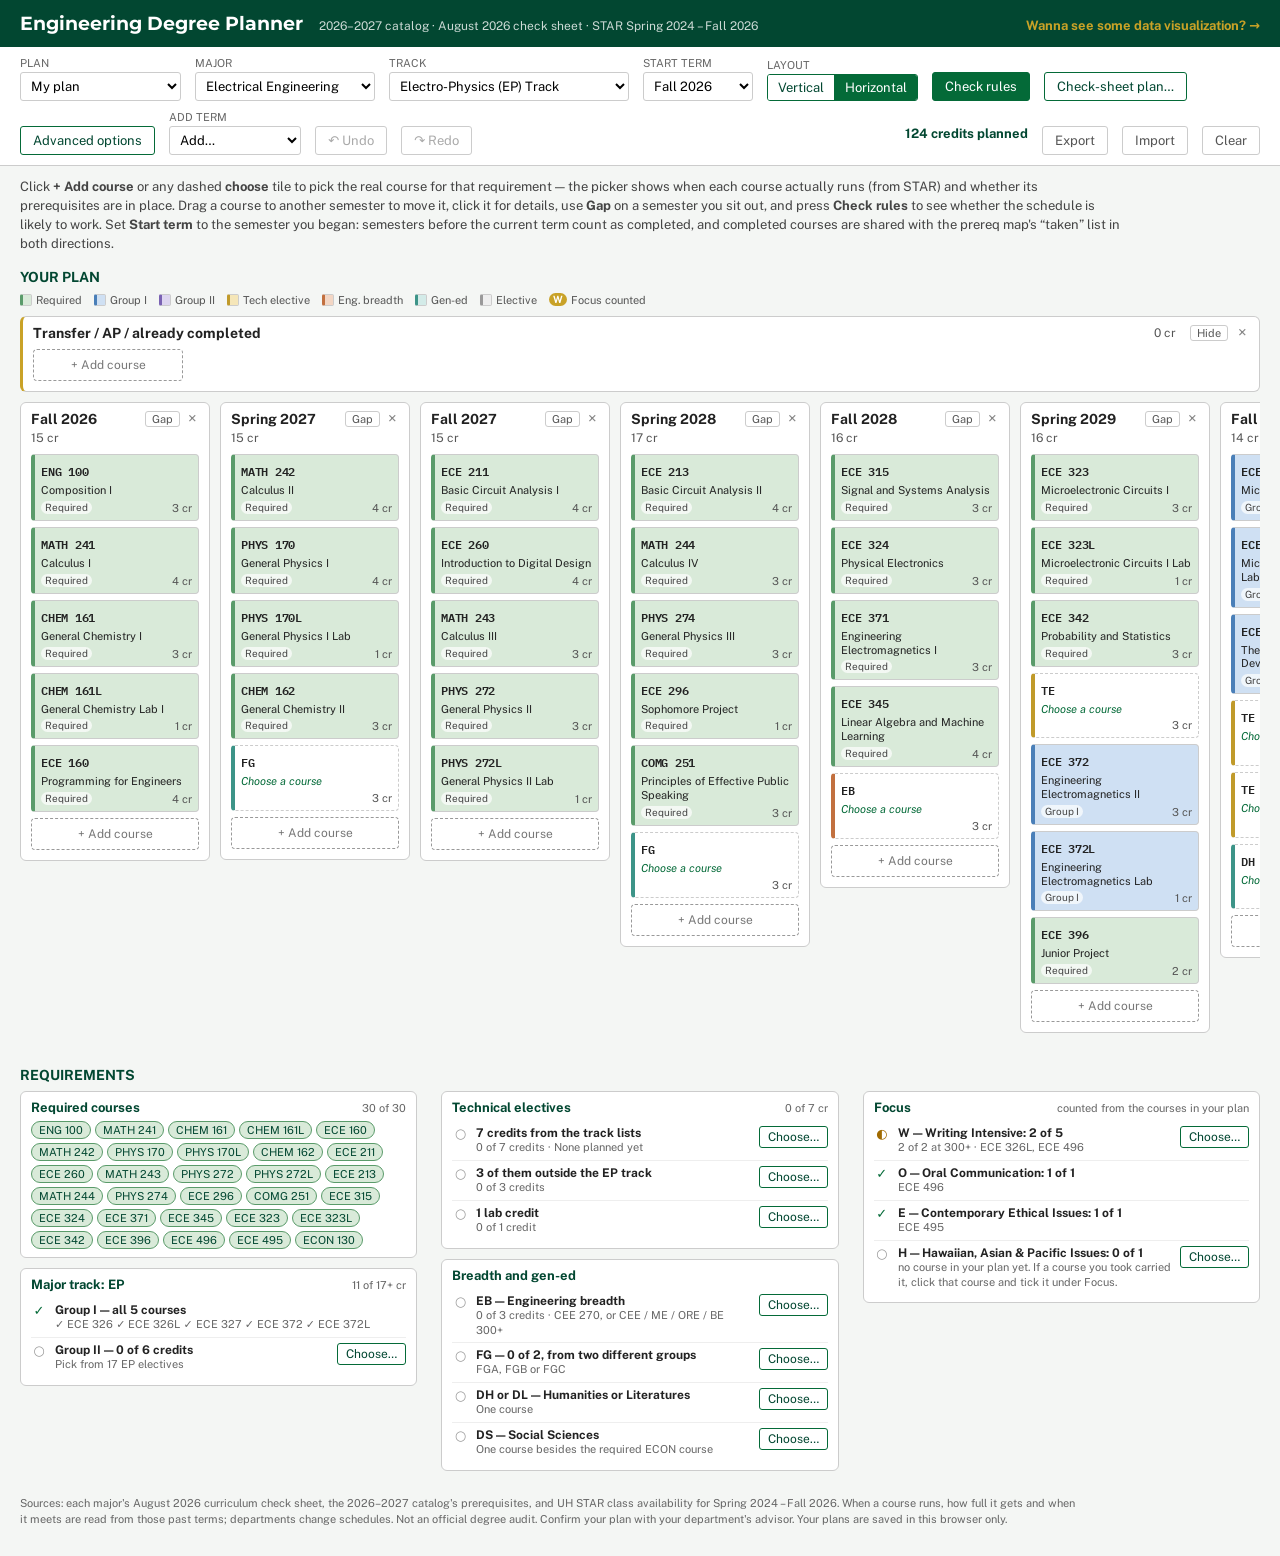
<file: web/index.html>
<!DOCTYPE html>
<html lang="en">
<head>
<meta charset="UTF-8">
<meta name="viewport" content="width=device-width, initial-scale=1">
<title>Engineering Degree Planner</title>
<!-- Public Sans and IBM Plex Mono are the prereq map's text and course-code fonts (../visualizer/index.html); Montserrat is this page's own title font. -->
<link rel="preconnect" href="https://fonts.gstatic.com" crossorigin>
<link rel="stylesheet" href="https://fonts.googleapis.com/css2?family=Montserrat:wght@600;700&family=Public+Sans:wght@400;500;600;700&family=IBM+Plex+Mono:wght@400;500;600&display=swap">
<link rel="stylesheet" href="styles.css">
</head>
<body class="layout-horizontal">
  <header class="app-header">
    <h1 id="app-title">Engineering Degree Planner</h1>
    <span class="app-sub" id="app-sub"></span>
    <a class="viz-link" href="../visualizer/index.html" target="_blank" rel="noopener">
      Wanna see some data visualization? &rarr;
    </a>
  </header>

  <div class="toolbar" id="toolbar">
    <label class="tb-field" title="Keep several plans (say, one per track) and switch between them. New, duplicate, rename and delete are at the bottom of the list.">
      <span>Plan</span>
      <select id="plan-select" aria-label="Which plan to show"></select>
    </label>
    <label class="tb-field" title="Which major's check sheet to plan against. Switching re-checks the same courses against the new major.">
      <span>Major</span>
      <select id="major-select" aria-label="Major"></select>
    </label>
    <label class="tb-field">
      <span>Track</span>
      <select id="track-select" aria-label="Major track"></select>
    </label>
    <label class="tb-field" title="The semester you started. Changing it moves every semester in the plan by the same amount, so you can line it up with your transcript.">
      <span>Start term</span>
      <select id="start-select" aria-label="First semester of the plan"></select>
    </label>
    <div class="tb-field">
      <span>Layout</span>
      <div class="seg" role="group" aria-label="Plan layout">
        <button type="button" id="layout-vertical" title="Semesters stacked down the page, courses across">Vertical</button>
        <button type="button" id="layout-horizontal" title="Semesters side by side across the page, courses stacked">Horizontal</button>
      </div>
    </div>
    <button type="button" id="check-btn" class="btn primary" title="Check prerequisites, when courses actually run, time conflicts, credit load, and every degree requirement">Check rules</button>
    <button type="button" id="fill-btn" class="btn" title="Start from the check sheet's recommended 8 semesters">Check-sheet plan&hellip;</button>
    <button type="button" id="advanced-btn" class="btn" title="Extra requirement sets for this plan, such as pre-med">Advanced options</button>
    <label class="tb-field">
      <span>Add term</span>
      <select id="add-term-select" aria-label="Add a semester"></select>
    </label>
    <button type="button" id="undo-btn" class="btn" title="Undo your last change (Ctrl+Z)" disabled>&#8630; Undo</button>
    <button type="button" id="redo-btn" class="btn" title="Redo what you just undid (Ctrl+Y)" disabled>&#8631; Redo</button>
    <span class="tb-spacer"></span>
    <span class="tb-total" id="total-credits"></span>
    <button type="button" id="export-btn" class="btn quiet" title="Save this plan as a file">Export</button>
    <button type="button" id="import-btn" class="btn quiet" title="Load a plan file saved with Export">Import</button>
    <input type="file" id="import-file" accept="application/json,.json" hidden>
    <button type="button" id="clear-btn" class="btn quiet" title="Remove every course from the plan">Clear</button>
  </div>

  <div class="notice" id="notice" hidden>
    <span id="notice-text"></span>
    <button type="button" class="modal-x" id="notice-close" aria-label="Dismiss">&times;</button>
  </div>

  <p class="instructions">
    Click <strong>+ Add course</strong> or any dashed <strong>choose</strong> tile to pick the real course for that
    requirement &mdash; the picker shows when each course actually runs (from STAR) and whether its prerequisites are
    in place. Drag a course to another semester to move it, click it for details, use <strong>Gap</strong> on a semester you
    sit out, and press
    <strong>Check rules</strong> to see whether the schedule is likely to work. Set <strong>Start term</strong> to the
    semester you began: semesters before the current term count as completed, and completed courses are shared with
    the prereq map's &ldquo;taken&rdquo; list in both directions.
  </p>

  <main class="layout" id="layout">
    <section class="plan-panel">
      <h2 class="panel-title">Your Plan</h2>
      <div class="legend" id="legend"></div>
      <section class="board-top" id="board-top"></section>
      <section class="board" id="board">
        <div class="loading">loading the catalog&hellip;</div>
      </section>
    </section>

    <aside class="side-panel">
      <section class="report" id="report" hidden></section>
      <section class="requirements" id="requirements"></section>
    </aside>
  </main>

  <footer class="app-footer" id="app-footer"></footer>

  <!-- Course picker -->
  <div id="picker-modal" class="modal hidden" role="dialog" aria-modal="true" aria-labelledby="picker-title">
    <div class="modal-content wide">
      <div class="modal-head">
        <h3 id="picker-title">Add a course</h3>
        <label class="picker-sem">to
          <select id="picker-sem" aria-label="Semester to add to"></select>
        </label>
        <button type="button" class="modal-x" data-close aria-label="Close">&times;</button>
      </div>
      <div class="chips" id="picker-presets" role="group" aria-label="Requirement filters (combine several)"></div>
      <div class="picker-filters">
        <input type="search" id="picker-search" placeholder="Search by code or title, e.g. ECE 4 or history" autocomplete="off" spellcheck="false">
        <span class="picker-levels" id="picker-levels" role="group" aria-label="Course level"></span>
        <label class="check"><input type="checkbox" id="picker-runs"> <span id="picker-runs-label">Runs that season</span></label>
        <label class="check"><input type="checkbox" id="picker-ready"> Prereqs in place</label>
      </div>
      <p class="picker-hint" id="picker-hint"></p>
      <div class="picker-list" id="picker-list"></div>
      <div class="picker-foot">
        <button type="button" class="btn quiet" id="picker-manual">Not listed? Enter a course manually</button>
        <span class="picker-count" id="picker-count"></span>
      </div>
    </div>
  </div>

  <!-- Course details -->
  <div id="detail-modal" class="modal hidden" role="dialog" aria-modal="true" aria-labelledby="detail-title">
    <div class="modal-content">
      <div class="modal-head">
        <h3 id="detail-title"></h3>
        <button type="button" class="modal-x" data-close aria-label="Close">&times;</button>
      </div>
      <div id="detail-body"></div>
    </div>
  </div>

  <!-- Manual entry -->
  <div id="manual-entry-modal" class="modal hidden" role="dialog" aria-modal="true">
    <div class="modal-content">
      <div class="modal-head">
        <h3>Enter a course manually</h3>
        <button type="button" class="modal-x" data-close aria-label="Close">&times;</button>
      </div>
      <label>
        Course number
        <input type="text" id="manual-course-number" placeholder="e.g. HIST 151 or AP CALC">
      </label>
      <label>
        Name
        <input type="text" id="manual-course-name" placeholder="e.g. World History to 1500">
      </label>
      <label>
        Credits
        <input type="number" id="manual-course-credits" min="0" step="1" value="3">
      </label>
      <label>
        Gen-ed tags (comma-separated)
        <input type="text" id="manual-course-gened" placeholder="e.g. FGA, DH, DS">
      </label>
      <div class="modal-actions">
        <button type="button" class="btn primary" id="manual-entry-save">Add</button>
        <button type="button" class="btn" data-close>Cancel</button>
      </div>
    </div>
  </div>

  <!-- Advanced options -->
  <div id="advanced-modal" class="modal hidden" role="dialog" aria-modal="true">
    <div class="modal-content">
      <div class="modal-head">
        <h3>Advanced options</h3>
        <button type="button" class="modal-x" data-close aria-label="Close">&times;</button>
      </div>
      <p class="modal-text">These apply to the plan you have open. Each plan keeps its own.</p>
      <label class="option">
        <input type="checkbox" id="opt-premed">
        <span>
          <strong>Pre-med (JABSOM)</strong>
          <span class="option-detail">Track the John A. Burns School of Medicine's admission prerequisites alongside the EE degree: a year each of
          biology, physics, general chemistry and organic chemistry with labs, one biochemistry course, and 90 credits. Adds a
          Pre-med section to Requirements, a Pre-med filter to the course picker, and pre-med lines to Check rules.
          <a id="premed-source" target="_blank" rel="noopener">JABSOM's requirements</a></span>
        </span>
      </label>
      <div class="modal-actions">
        <button type="button" class="btn primary" data-close>Done</button>
      </div>
    </div>
  </div>

  <!-- Fill from check sheet -->
  <div id="fill-modal" class="modal hidden" role="dialog" aria-modal="true">
    <div class="modal-content">
      <div class="modal-head">
        <h3>Start from the check sheet</h3>
        <button type="button" class="modal-x" data-close aria-label="Close">&times;</button>
      </div>
      <p class="modal-text" id="fill-text"></p>
      <label>
        First semester
        <select id="fill-start"></select>
      </label>
      <label>
        Major
        <select id="fill-major"></select>
      </label>
      <label>
        Track
        <select id="fill-track"></select>
      </label>
      <p class="modal-text warn" id="fill-warning"></p>
      <div class="modal-actions">
        <button type="button" class="btn primary" id="fill-go">Fill plan</button>
        <button type="button" class="btn" data-close>Cancel</button>
      </div>
    </div>
  </div>

  <!-- One line of text -->
  <div id="text-modal" class="modal hidden" role="dialog" aria-modal="true" aria-labelledby="text-title">
    <div class="modal-content">
      <div class="modal-head">
        <h3 id="text-title"></h3>
        <button type="button" class="modal-x" data-close aria-label="Close">&times;</button>
      </div>
      <input type="text" id="text-input" maxlength="60" aria-labelledby="text-title">
      <div class="modal-actions">
        <button type="button" class="btn primary" id="text-ok">OK</button>
        <button type="button" class="btn" data-close>Cancel</button>
      </div>
    </div>
  </div>

  <!-- Yes/no -->
  <div id="confirm-modal" class="modal hidden" role="dialog" aria-modal="true">
    <div class="modal-content">
      <p class="modal-text" id="confirm-text"></p>
      <div class="modal-actions">
        <button type="button" class="btn primary" id="confirm-yes">Yes</button>
        <button type="button" class="btn" data-close>Cancel</button>
      </div>
    </div>
  </div>

  <script src="programs.js"></script>
  <script src="app.js"></script>
  <script src="../shared/config.js"></script>
  <script src="../shared/analytics.js"></script>
</body>
</html>
</file>
<file: web/styles.css>
:root {
  --border: #ccc;
  --bg: #f4f6f4;
  --tile-bg: #fff;
  --tile-empty-border: #999;
  --uh-green-dark: #024731;
  --uh-green: #046a38;
  --uh-green-light: #e6f0ea;
  --uh-gold: #c9a227;
  --text: #222;
  --muted: #666;
  --bad: #c0392b;
  --bad-bg: #fdecea;
  --warn: #a06a00;
  --warn-bg: #fdf3d7;
  --info: #2c5f8a;
  --info-bg: #e8f0f7;

  /* One color per requirement type: tile background, plus a stronger stripe. */
  --cat-fixed: #d9ead9;   --cat-fixed-edge: #5a9b6a;
  --cat-group1: #cfe0f3;  --cat-group1-edge: #4a7fb8;
  --cat-group2: #ddd5f0;  --cat-group2-edge: #7a62b3;
  --cat-te: #f5e6b8;      --cat-te-edge: #c09a2a;
  --cat-eb: #f3d6c4;      --cat-eb-edge: #c2703f;
  --cat-gened: #d3ebe8;   --cat-gened-edge: #3d9488;
  --cat-extra: #eee;      --cat-extra-edge: #999;

  /* Public Sans for text and IBM Plex Mono for course codes (the prereq
     map's own), Montserrat for the page title. Each falls back to a
     system font if the web font doesn't load. */
  --sans: "Public Sans", system-ui, -apple-system, "Segoe UI", Arial, sans-serif;
  --display: "Montserrat", "Public Sans", system-ui, "Segoe UI", Arial, sans-serif;
  --mono: "IBM Plex Mono", ui-monospace, Consolas, "Courier New", monospace;
}

* {
  box-sizing: border-box;
}

body {
  margin: 0;
  font-family: var(--sans);
  background: var(--bg);
  color: var(--text);
}

button,
select,
input {
  font-family: inherit;
}

.app-header {
  padding: 12px 20px;
  background: var(--uh-green-dark);
  color: #fff;
  display: flex;
  align-items: baseline;
  gap: 16px;
  flex-wrap: wrap;
}

.app-header h1 {
  margin: 0;
  font-family: var(--display);
  font-size: 19px;
  font-weight: 700;
  letter-spacing: 0;
}

.app-sub {
  font-size: 12px;
  opacity: 0.8;
}

.viz-link {
  margin-left: auto;
  color: var(--uh-gold);
  text-decoration: none;
  font-size: 13px;
  font-weight: bold;
  white-space: nowrap;
}

.viz-link:hover,
.viz-link:focus-visible {
  text-decoration: underline;
}

/* ---------- toolbar ---------- */

.toolbar {
  position: sticky;
  top: 0;
  z-index: 5;
  display: flex;
  flex-wrap: wrap;
  align-items: flex-end;
  gap: 10px 14px;
  padding: 10px 20px;
  background: #fff;
  border-bottom: 1px solid var(--border);
}

.tb-field {
  display: flex;
  flex-direction: column;
  gap: 3px;
  font-size: 11px;
  color: var(--muted);
  text-transform: uppercase;
}

.tb-field select {
  font-size: 13px;
  padding: 5px 6px;
  border: 1px solid var(--border);
  border-radius: 3px;
  background: #fff;
  max-width: 240px;
}

.tb-spacer {
  flex: 1;
}

.tb-total {
  font-size: 13px;
  font-weight: bold;
  color: var(--uh-green-dark);
  align-self: center;
}

.seg {
  display: inline-flex;
  border: 1px solid var(--uh-green);
  border-radius: 3px;
  overflow: hidden;
}

.seg button {
  border: 0;
  background: #fff;
  color: var(--uh-green-dark);
  font-size: 13px;
  padding: 5px 10px;
  cursor: pointer;
}

.seg button + button {
  border-left: 1px solid var(--uh-green);
}

.seg button.on {
  background: var(--uh-green);
  color: #fff;
}

.btn {
  display: inline-block;
  padding: 6px 12px;
  font-size: 13px;
  border-radius: 3px;
  border: 1px solid var(--uh-green);
  background: #fff;
  color: var(--uh-green-dark);
  cursor: pointer;
  text-decoration: none;
}

.btn:hover {
  background: var(--uh-green-light);
}

.btn:disabled {
  border-color: var(--border);
  color: #aaa;
  background: #fff;
  cursor: default;
}

.btn.on {
  background: var(--uh-green-light);
  font-weight: bold;
}

.btn.primary {
  background: var(--uh-green);
  color: #fff;
}

.btn.primary:hover {
  background: var(--uh-green-dark);
}

.btn.quiet {
  border-color: var(--border);
  color: #555;
}

.btn.small {
  padding: 3px 8px;
  font-size: 12px;
  white-space: nowrap;
}

.btn.danger {
  border-color: var(--bad);
  color: var(--bad);
}

.btn.danger:hover {
  background: var(--bad-bg);
}

.notice {
  margin: 12px 20px 0;
  max-width: 1100px;
  display: flex;
  align-items: flex-start;
  gap: 10px;
  padding: 8px 12px;
  border: 1px solid var(--info);
  border-radius: 4px;
  background: var(--info-bg);
  color: #1d4466;
  font-size: 13px;
  line-height: 1.4;
}

.notice[hidden] {
  display: none;
}

.notice span {
  flex: 1;
}

.instructions {
  margin: 12px 20px 0;
  max-width: 1100px;
  font-size: 13px;
  line-height: 1.45;
  color: #444;
}

/* ---------- page layout: vertical vs horizontal ---------- */

.layout {
  padding: 16px 20px 24px;
  display: grid;
  gap: 24px;
  align-items: start;
}

.layout-vertical .layout {
  grid-template-columns: minmax(0, 1fr) 380px;
}

.layout-horizontal .layout {
  grid-template-columns: minmax(0, 1fr);
}

.plan-panel,
.side-panel {
  min-width: 0;
}

.layout-vertical .side-panel {
  position: sticky;
  top: 64px;
  max-height: calc(100vh - 76px);
  overflow-y: auto;
  padding-right: 4px;
}

.layout-horizontal .side-panel {
  display: grid;
  grid-template-columns: repeat(auto-fit, minmax(340px, 1fr));
  gap: 24px;
  align-items: start;
}

.layout-horizontal .requirements {
  column-width: 320px;
  column-gap: 24px;
}

.layout-horizontal .requirements .panel-title {
  column-span: all;
}

.panel-title {
  font-size: 14px;
  text-transform: uppercase;
  color: var(--uh-green-dark);
  margin: 0 0 8px 0;
}

.legend {
  display: flex;
  flex-wrap: wrap;
  gap: 4px 12px;
  margin-bottom: 10px;
  font-size: 11px;
  color: #555;
}

.legend-item {
  display: inline-flex;
  align-items: center;
  gap: 4px;
}

.legend-swatch {
  width: 12px;
  height: 12px;
  border-radius: 2px;
  border: 1px solid var(--border);
  border-left-width: 3px;
}

/* ---------- board ---------- */

.board {
  display: flex;
  gap: 6px;
}

.layout-vertical .board {
  flex-direction: column;
}

.layout-horizontal .board {
  flex-direction: row;
  align-items: flex-start;
  overflow-x: auto;
  padding-bottom: 10px;
  gap: 10px;
}

/* The completed bucket in the horizontal layout: one full-width row of
   compact tiles above the semester columns. */
.board-top:empty {
  display: none;
}

.board-top {
  margin-bottom: 10px;
}

.layout-horizontal .board-top .semester {
  width: auto;
}

.layout-horizontal .board-top .tiles {
  flex-direction: row;
  flex-wrap: wrap;
}

.layout-horizontal .board-top .tile {
  width: 150px;
}

.layout-horizontal .board-top .tile-title {
  -webkit-line-clamp: 1;
}

.tiles[hidden] {
  display: none;
}

.semester.collapsed .semester-head {
  margin-bottom: 2px;
}

.semester {
  background: #fff;
  border: 1px solid var(--border);
  border-radius: 6px;
  padding: 8px 10px 10px;
}

.layout-horizontal .semester {
  flex: 0 0 190px;
  width: 190px;
}

.semester.transfer {
  border-left: 3px solid var(--uh-gold);
}

.semester.past {
  background: #f7f8f7;
}

.semester-done {
  font-size: 10px;
  text-transform: uppercase;
  color: var(--uh-green);
  border: 1px solid var(--cat-fixed-edge);
  border-radius: 8px;
  padding: 0 5px;
  white-space: nowrap;
}

.semester.drop-target {
  border-color: var(--uh-green);
  background: var(--uh-green-light);
}

.semester.flash,
.tile.flash {
  animation: flash 1.2s ease;
}

@keyframes flash {
  0%, 60% { box-shadow: 0 0 0 3px var(--uh-gold); }
  100% { box-shadow: 0 0 0 3px transparent; }
}

.semester-head {
  display: flex;
  flex-wrap: wrap;
  align-items: center;
  gap: 4px 8px;
  margin-bottom: 8px;
}

/* A term name never breaks or shrinks under its neighbors: when the header
   is too narrow (the horizontal layout's columns), the "completed" tag
   drops to its own line below instead. The long transfer-bucket name is the
   exception and wraps as ordinary text. */
.semester:not(.transfer) .semester-name {
  flex: 1 0 auto;
  white-space: nowrap;
}

/* Side-by-side columns are narrow, so their header is a fixed two-row grid
   rather than a wrapping line: the name, Gap and the remove button always
   share the first row (however long the term's name -- "Summer 2026" used to
   push the button down a line), credits and the "completed" tag the second. */
.layout-horizontal .board .semester-head {
  display: grid;
  grid-template-columns: minmax(0, 1fr) auto auto;
  align-items: center;
  gap: 3px 6px;
}

.layout-horizontal .board .semester-name {
  grid-column: 1;
  grid-row: 1;
  min-width: 0;
  overflow: hidden;
  text-overflow: ellipsis;
}

.layout-horizontal .board .semester-gap {
  grid-column: 2;
  grid-row: 1;
}

.layout-horizontal .board .semester-remove {
  grid-column: 3;
  grid-row: 1;
}

.layout-horizontal .board .semester-credits,
.layout-horizontal .board .semester-done {
  grid-row: 2;
  justify-self: start;
}

.layout-horizontal .board .semester-credits {
  grid-column: 1;
  padding-left: 0;
}

.layout-horizontal .board .semester-done {
  grid-column: 1 / -1;
  margin-left: 44px;
}

.semester-name {
  margin: 0;
  font-size: 14px;
  flex: 1;
  min-width: 0;
}

.semester-credits {
  font-size: 12px;
  color: #555;
  white-space: nowrap;
  padding: 1px 6px;
  border-radius: 10px;
}

.semester-credits.issue-error {
  background: var(--bad-bg);
  color: var(--bad);
  font-weight: bold;
}

.semester-credits.issue-warn {
  background: var(--warn-bg);
  color: var(--warn);
  font-weight: bold;
}

.semester-gap {
  border: 1px solid var(--border);
  border-radius: 3px;
  background: #fff;
  color: #555;
  font-size: 11px;
  padding: 1px 6px;
  cursor: pointer;
}

.semester-gap:hover {
  border-color: #888;
  color: var(--text);
}

.semester-gap.on {
  background: #666;
  border-color: #666;
  color: #fff;
}

.semester.gap {
  border-style: dashed;
  background: transparent;
}

.gap-note {
  font-size: 12px;
  font-style: italic;
  color: #888;
  padding: 2px 0 4px;
}

.semester-remove {
  border: none;
  background: transparent;
  font-size: 16px;
  line-height: 1;
  cursor: pointer;
  color: #888;
  padding: 0 2px;
}

.semester-remove:hover {
  color: var(--bad);
}

.tiles {
  display: flex;
  gap: 8px;
}

.layout-vertical .tiles {
  flex-wrap: wrap;
}

.layout-horizontal .tiles {
  flex-direction: column;
  gap: 6px;
}

/* ---------- tiles ---------- */

.tile {
  position: relative;
  flex: 0 0 auto;
  width: 122px;
  min-height: 92px;
  border: 1px solid var(--border);
  border-left: 4px solid var(--cat-extra-edge);
  border-radius: 4px;
  background: var(--tile-bg);
  padding: 6px;
  font-size: 12px;
  display: flex;
  flex-direction: column;
  gap: 3px;
  cursor: pointer;
  text-align: left;
  color: var(--text);
}

.layout-horizontal .tile {
  width: 100%;
  min-height: 0;
}

.tile:hover {
  border-color: #888;
}

.tile:focus-visible {
  outline: 2px solid var(--uh-green);
  outline-offset: 1px;
}

.tile.dragging {
  opacity: 0.4;
}

.tile.cat-fixed, .legend-swatch.cat-fixed { background: var(--cat-fixed); border-left-color: var(--cat-fixed-edge); }
.tile.cat-group1, .legend-swatch.cat-group1 { background: var(--cat-group1); border-left-color: var(--cat-group1-edge); }
.tile.cat-group2, .legend-swatch.cat-group2 { background: var(--cat-group2); border-left-color: var(--cat-group2-edge); }
.tile.cat-te, .legend-swatch.cat-te { background: var(--cat-te); border-left-color: var(--cat-te-edge); }
.tile.cat-eb, .legend-swatch.cat-eb { background: var(--cat-eb); border-left-color: var(--cat-eb-edge); }
.tile.cat-gened, .legend-swatch.cat-gened { background: var(--cat-gened); border-left-color: var(--cat-gened-edge); }
.tile.cat-premed, .legend-swatch.cat-premed { background: #f6d5e3; border-left-color: #c2507f; }
.tile.cat-extra, .legend-swatch.cat-extra { background: var(--cat-extra); border-left-color: var(--cat-extra-edge); }

.tile.placeholder {
  background: #fff;
  border-style: dashed;
  border-left-style: solid;
}

.tile.placeholder .tile-title {
  color: var(--uh-green);
  font-style: italic;
}

.tile.add {
  border: 1px dashed var(--tile-empty-border);
  color: #777;
  background: transparent;
  align-items: center;
  justify-content: center;
  text-align: center;
}

.layout-horizontal .tile.add {
  padding: 8px 6px;
}

.tile.add:hover {
  border-color: var(--uh-green);
  color: var(--uh-green-dark);
  background: var(--uh-green-light);
}

.tile.issue-error {
  box-shadow: inset 0 0 0 2px var(--bad);
}

.tile.issue-warn {
  box-shadow: inset 0 0 0 2px var(--uh-gold);
}

.tile-code {
  font-family: var(--mono);
  font-weight: 600;
  letter-spacing: -0.02em;
  padding-right: 14px;
}

.tile-title {
  font-size: 11px;
  line-height: 1.25;
  flex: 1;
  display: -webkit-box;
  -webkit-box-orient: vertical;
  -webkit-line-clamp: 3;
  overflow: hidden;
}

.layout-horizontal .tile-title {
  -webkit-line-clamp: 2;
}

.tile-foot {
  display: flex;
  align-items: flex-end;
  justify-content: space-between;
  gap: 4px;
  font-size: 11px;
  color: #555;
}

.tile-tags {
  display: flex;
  flex-wrap: wrap;
  gap: 2px;
  min-width: 0;
}

.tile-cr {
  white-space: nowrap;
}

.tile-x {
  position: absolute;
  top: 1px;
  right: 2px;
  border: 0;
  background: transparent;
  color: #777;
  font-size: 15px;
  line-height: 1;
  padding: 2px 3px;
  cursor: pointer;
  opacity: 0;
}

.tile:hover .tile-x,
.tile:focus-within .tile-x {
  opacity: 1;
}

.tile-x:hover {
  color: var(--bad);
}

@media (hover: none) {
  .tile-x { opacity: 1; }
}

.tile-flag {
  position: absolute;
  top: -6px;
  left: -6px;
  width: 16px;
  height: 16px;
  border-radius: 50%;
  background: var(--uh-gold);
  color: #fff;
  font-size: 11px;
  font-weight: bold;
  line-height: 16px;
  text-align: center;
}

.tile.issue-error .tile-flag {
  background: var(--bad);
}

.tag {
  display: inline-block;
  font-size: 10px;
  line-height: 1.3;
  padding: 0 4px;
  border-radius: 8px;
  white-space: nowrap;
}

.tag-req {
  background: rgba(255, 255, 255, 0.7);
  color: #444;
}

.tag-focus {
  background: var(--uh-gold);
  color: #fff;
  font-weight: bold;
}

.tag-gened {
  background: var(--cat-gened);
  color: #1f5a52;
}

.tag-covers {
  background: var(--uh-green-light);
  color: var(--uh-green-dark);
  font-weight: bold;
}

.loading,
.empty-board {
  padding: 24px;
  font-size: 13px;
  color: var(--muted);
}

.load-error {
  background: var(--bad-bg);
  border: 1px solid var(--bad);
  color: #7a1f14;
  padding: 12px;
  border-radius: 4px;
  font-size: 13px;
}

/* ---------- requirements panel ---------- */

.req-section {
  background: #fff;
  border: 1px solid var(--border);
  border-radius: 6px;
  padding: 8px 10px;
  margin-bottom: 10px;
  break-inside: avoid;
}

.req-section-head {
  display: flex;
  align-items: baseline;
  justify-content: space-between;
  gap: 8px;
  margin-bottom: 6px;
}

.req-section-head h3 {
  margin: 0;
  font-size: 13px;
  color: var(--uh-green-dark);
}

.req-section-sub {
  font-size: 11px;
  color: var(--muted);
  text-align: right;
}

.req-chips {
  display: flex;
  flex-wrap: wrap;
  gap: 4px;
}

.req-chip {
  font-size: 11px;
  padding: 2px 7px;
  border-radius: 10px;
  border: 1px dashed #999;
  background: #fff;
  color: #444;
}

button.req-chip {
  cursor: pointer;
}

button.req-chip:hover {
  border-color: var(--uh-green);
  background: var(--uh-green-light);
}

.req-chip.met {
  border: 1px solid var(--cat-fixed-edge);
  background: var(--cat-fixed);
  color: var(--uh-green-dark);
}

.req-row {
  display: flex;
  align-items: flex-start;
  gap: 8px;
  padding: 5px 0;
  border-top: 1px solid #eee;
}

.req-section-head + .req-row {
  border-top: 0;
}

.req-mark {
  flex: 0 0 16px;
  font-size: 13px;
  line-height: 1.3;
  color: #999;
  text-align: center;
}

.req-row.met .req-mark {
  color: var(--uh-green);
  font-weight: bold;
}

.req-row.partial .req-mark {
  color: var(--warn);
}

.req-body {
  flex: 1;
  min-width: 0;
}

.req-name {
  font-size: 12px;
  font-weight: bold;
}

.req-detail {
  font-size: 11px;
  color: var(--muted);
  line-height: 1.35;
  overflow-wrap: anywhere;
}

/* ---------- rule check report ---------- */

.report {
  margin-bottom: 14px;
}

.verdict {
  border-radius: 6px;
  padding: 10px 12px;
  border: 1px solid;
  margin-bottom: 10px;
}

.verdict.good { background: var(--uh-green-light); border-color: var(--uh-green); color: var(--uh-green-dark); }
.verdict.caution { background: var(--warn-bg); border-color: var(--uh-gold); color: #5c3d00; }
.verdict.bad { background: var(--bad-bg); border-color: var(--bad); color: #7a1f14; }

.verdict-head {
  display: flex;
  align-items: flex-start;
  justify-content: space-between;
  gap: 8px;
  font-size: 14px;
}

.verdict-sub {
  font-size: 11px;
  margin-top: 2px;
  opacity: 0.85;
}

.report-group {
  background: #fff;
  border: 1px solid var(--border);
  border-radius: 6px;
  padding: 8px 10px;
  margin-bottom: 8px;
}

.report-group h3 {
  margin: 0 0 4px;
  font-size: 13px;
  color: var(--uh-green-dark);
}

.issues {
  list-style: none;
  margin: 0;
  padding: 0;
}

.issue {
  font-size: 12px;
  line-height: 1.4;
  padding: 4px 2px;
  border-top: 1px solid #eee;
}

.issue:first-child {
  border-top: 0;
}

.issue-head {
  display: flex;
  gap: 8px;
  width: 100%;
  padding: 0;
  border: 0;
  background: transparent;
  font: inherit;
  color: inherit;
  text-align: left;
  cursor: pointer;
}

.issue-head:hover .issue-text {
  text-decoration: underline;
  text-decoration-color: #bbb;
}

.issue-chevron {
  flex: 0 0 16px;
  color: #555;
  font-size: 15px;
  line-height: 1.1;
  text-align: center;
}

.issue-head:hover .issue-chevron {
  color: var(--uh-green);
}

.issue-detail {
  margin: 6px 0 4px 24px;
  padding: 8px 10px;
  border-left: 3px solid var(--border);
  background: #f7f8f7;
  border-radius: 0 4px 4px 0;
}

.issue.error .issue-detail { border-left-color: var(--bad); }
.issue.warn .issue-detail { border-left-color: var(--uh-gold); }
.issue.info .issue-detail { border-left-color: var(--info); }

.issue-detail h4 {
  margin: 8px 0 2px;
  font-size: 11px;
  text-transform: uppercase;
  color: var(--muted);
}

.issue-detail h4:first-child {
  margin-top: 0;
}

.issue-detail ul {
  list-style: none;
  margin: 0;
  padding: 0;
}

.issue-detail li {
  font-size: 12px;
  line-height: 1.45;
  padding: 1px 0;
  overflow-wrap: anywhere;
}

.issue-actions {
  display: flex;
  flex-wrap: wrap;
  gap: 6px;
  margin-top: 8px;
}

.issue-mark {
  flex: 0 0 16px;
  height: 16px;
  border-radius: 50%;
  font-size: 10px;
  font-weight: bold;
  line-height: 16px;
  text-align: center;
  color: #fff;
  margin-top: 1px;
}

.issue.error .issue-mark { background: var(--bad); }
.issue.warn .issue-mark { background: var(--uh-gold); }
.issue.info .issue-mark { background: var(--info); font-style: italic; font-family: Georgia, serif; }

.issue-text {
  flex: 1;
  min-width: 0;
  overflow-wrap: anywhere;
}

/* ---------- modals ---------- */

.modal {
  position: fixed;
  inset: 0;
  background: rgba(0, 0, 0, 0.4);
  display: flex;
  align-items: center;
  justify-content: center;
  z-index: 10;
  padding: 16px;
}

.modal.hidden {
  display: none;
}

.modal-content {
  background: #fff;
  border-radius: 6px;
  padding: 16px;
  width: 460px;
  max-width: 100%;
  max-height: 100%;
  overflow-y: auto;
  display: flex;
  flex-direction: column;
  gap: 10px;
}

.modal-content.wide {
  width: 900px;
  height: 86vh;
  overflow: hidden;
}

.modal-head {
  display: flex;
  align-items: center;
  gap: 12px;
}

.modal-head h3 {
  margin: 0;
  font-size: 16px;
  flex: 1;
  min-width: 0;
}

.modal-x {
  border: 0;
  background: transparent;
  font-size: 20px;
  line-height: 1;
  color: #777;
  cursor: pointer;
  padding: 0 4px;
}

.modal-x:hover {
  color: var(--bad);
}

.modal-content > label {
  display: flex;
  flex-direction: column;
  font-size: 12px;
  gap: 4px;
}

.modal-content input[type="text"],
.modal-content input[type="number"],
.modal-content input[type="search"],
.modal-content select {
  font-size: 13px;
  padding: 6px;
  border: 1px solid var(--border);
  border-radius: 3px;
  background: #fff;
}

.modal-text {
  margin: 0;
  font-size: 13px;
  line-height: 1.45;
}

.modal-text.warn {
  color: var(--warn);
}

.modal-text:empty {
  display: none;
}

.modal-actions {
  margin-top: 4px;
  display: flex;
  justify-content: flex-end;
  flex-wrap: wrap;
  gap: 8px;
}

.modal-content > label.option {
  flex-direction: row;
  align-items: flex-start;
  gap: 10px;
  font-size: 13px;
  padding: 10px;
  border: 1px solid var(--border);
  border-radius: 4px;
  cursor: pointer;
}

.option-detail {
  display: block;
  margin-top: 3px;
  font-size: 12px;
  line-height: 1.45;
  color: var(--muted);
}

.req-note {
  margin: 6px 0 2px;
  font-size: 11px;
  line-height: 1.4;
  color: var(--muted);
}

/* picker */

.picker-sem {
  font-size: 13px;
  white-space: nowrap;
}

.chips {
  display: flex;
  flex-wrap: wrap;
  gap: 5px;
}

.chip {
  font-size: 12px;
  padding: 3px 10px;
  border-radius: 12px;
  border: 1px solid var(--border);
  background: #fff;
  color: #444;
  cursor: pointer;
}

.chip:hover {
  border-color: var(--uh-green);
}

.chip.on {
  background: var(--uh-green);
  border-color: var(--uh-green);
  color: #fff;
}

.chip.small {
  padding: 2px 8px;
}

.picker-filters {
  display: flex;
  flex-wrap: wrap;
  align-items: center;
  gap: 8px 14px;
}

.picker-filters input[type="search"] {
  flex: 1 1 240px;
}

.check {
  font-size: 12px;
  display: inline-flex;
  align-items: center;
  gap: 4px;
  white-space: nowrap;
}

.check[hidden] {
  display: none;
}

.picker-levels {
  display: inline-flex;
  align-items: center;
  gap: 4px;
  font-size: 12px;
}

.picker-levels-label {
  color: var(--muted);
  margin-right: 2px;
}

.picker-focus {
  display: inline-flex;
  align-items: center;
  gap: 4px;
  font-size: 12px;
}

.picker-hint {
  margin: 0;
  font-size: 12px;
  line-height: 1.4;
  color: var(--muted);
}

.picker-list {
  flex: 1;
  min-height: 0;
  overflow-y: auto;
  border: 1px solid var(--border);
  border-radius: 4px;
}

.picker-row {
  display: grid;
  grid-template-columns: 86px minmax(0, 1fr) 52px 150px 170px;
  gap: 10px;
  align-items: center;
  width: 100%;
  padding: 6px 10px;
  border: 0;
  border-bottom: 1px solid #eee;
  background: #fff;
  font-size: 12px;
  text-align: left;
  cursor: pointer;
  color: var(--text);
}

.picker-row:hover,
.picker-row:focus-visible {
  background: var(--uh-green-light);
  outline: none;
}

.picker-row.in-plan {
  color: #888;
  background: #f7f7f7;
}

.pr-code {
  font-family: var(--mono);
  font-weight: 600;
  letter-spacing: -0.02em;
}

.pr-main {
  min-width: 0;
}

.pr-title {
  display: block;
  white-space: nowrap;
  overflow: hidden;
  text-overflow: ellipsis;
}

.pr-tags {
  display: flex;
  flex-wrap: wrap;
  gap: 3px;
  margin-top: 2px;
}

.pr-tags:empty {
  display: none;
}

.pr-cr {
  color: #555;
  text-align: right;
}

.pr-offered {
  font-size: 11px;
}

.pr-offered.st-yes { color: var(--uh-green); font-weight: bold; }
.pr-offered.st-some { color: var(--warn); }
.pr-offered.st-no { color: var(--bad); }
.pr-offered.st-unknown { color: #888; }

.pr-pre {
  font-size: 11px;
  overflow-wrap: anywhere;
}

.pr-pre.ok { color: var(--uh-green); }
.pr-pre.bad { color: var(--bad); }
.pr-pre.muted { color: #888; }

.picker-empty {
  padding: 24px;
  font-size: 13px;
  color: var(--muted);
  text-align: center;
}

.picker-foot {
  display: flex;
  align-items: center;
  justify-content: space-between;
  gap: 12px;
  flex-wrap: wrap;
}

.picker-count {
  font-size: 12px;
  color: var(--muted);
}

/* details */

.detail-row {
  display: grid;
  grid-template-columns: 110px minmax(0, 1fr);
  gap: 10px;
  padding: 7px 0;
  border-top: 1px solid #eee;
  font-size: 13px;
}

.detail-row:first-child {
  border-top: 0;
}

.detail-label {
  font-size: 11px;
  text-transform: uppercase;
  color: var(--muted);
  padding-top: 2px;
}

.detail-value input[type="number"] {
  width: 64px;
}

.detail-focus {
  display: flex;
  flex-wrap: wrap;
  gap: 4px 14px;
}

.detail-note {
  flex-basis: 100%;
  font-size: 11px;
  color: var(--muted);
  line-height: 1.4;
  margin-top: 3px;
}

.detail-note.warn {
  color: var(--warn);
}

.term-grid {
  display: flex;
  flex-wrap: wrap;
  gap: 3px;
  margin-top: 5px;
}

.term-cell {
  display: flex;
  flex-direction: column;
  align-items: center;
  min-width: 42px;
  padding: 2px 4px;
  border: 1px solid #ddd;
  border-radius: 3px;
  font-size: 10px;
  color: #999;
}

.term-cell.ran {
  background: var(--uh-green-light);
  border-color: var(--cat-fixed-edge);
  color: var(--uh-green-dark);
}

.term-name {
  font-weight: bold;
}

.app-footer {
  padding: 0 20px 28px;
  max-width: 1100px;
  font-size: 11px;
  line-height: 1.5;
  color: var(--muted);
}

/* ---------- narrow screens ---------- */

@media (max-width: 980px) {
  .layout-vertical .layout {
    grid-template-columns: minmax(0, 1fr);
  }

  .layout-vertical .side-panel {
    position: static;
    max-height: none;
    overflow: visible;
  }

  .toolbar {
    position: static;
  }

  .picker-row {
    grid-template-columns: 74px minmax(0, 1fr) 44px;
  }

  .pr-offered,
  .pr-pre {
    grid-column: 2 / -1;
  }

  .modal-content.wide {
    height: 94vh;
  }
}

@media print {
  .toolbar,
  .instructions,
  .tile.add,
  .tile-x,
  .semester-remove,
  .viz-link,
  .req-row .btn {
    display: none;
  }

  .layout-vertical .layout {
    grid-template-columns: minmax(0, 1fr);
  }

  .layout-vertical .side-panel {
    position: static;
    max-height: none;
    overflow: visible;
  }
}

/* The short issue list inside a course's details: mark and text side by
   side, no expander. */
.detail-value .issue {
  display: flex;
  gap: 8px;
}

/* A box the active major doesn't use (Track, for a major with no tracks). */
.tb-field[hidden],
.modal-content > label[hidden] {
  display: none;
}

/* ---------- rated difficulty (local only: see DIFFICULTY_URL in app.js) ---------- */

.tag-diff {
  font-family: var(--mono);
  font-weight: bold;
  background: #e9ecea;
  color: #444;
}

.tag-diff.band-light { background: var(--uh-green-light); color: var(--uh-green-dark); }
.tag-diff.band-hard { background: var(--warn-bg); color: var(--warn); }
.tag-diff.band-vhard { background: var(--bad-bg); color: var(--bad); }

.legend-item .tag-diff {
  margin-right: 2px;
  font-family: inherit;
}

.semester-diff {
  margin: 2px 0 6px;
  padding: 2px 8px;
  border-radius: 4px;
  border-left: 3px solid #c9cfcb;
  background: #f4f5f4;
  font-size: 11px;
  color: #555;
  overflow-wrap: anywhere;
}

.semester-diff-avg {
  font-weight: bold;
  color: var(--text);
}

.semester-diff.level-mid { border-left-color: var(--uh-gold); background: var(--warn-bg); color: #5c3d00; }
.semester-diff.level-high { border-left-color: var(--bad); background: var(--bad-bg); color: #7a1f14; }
.semester-diff.level-high .semester-diff-avg { color: var(--bad); }

.picker-list.has-diff .picker-row {
  grid-template-columns: 86px minmax(0, 1fr) 48px 112px 136px 146px;
}

.pr-diff {
  font-size: 11px;
  color: #555;
  white-space: nowrap;
}

.pr-diff.none {
  color: #999;
}

.diff-head {
  line-height: 1.6;
}

.diff-table {
  width: 100%;
  margin: 6px 0 2px;
  border-collapse: collapse;
  font-size: 12px;
}

.diff-table th,
.diff-table td {
  padding: 3px 8px 3px 0;
  border-bottom: 1px solid #eee;
  text-align: left;
  vertical-align: top;
}

.diff-table th {
  font-size: 10px;
  font-weight: normal;
  text-transform: uppercase;
  color: var(--muted);
}

.diff-table tr.thin td {
  color: #888;
}

@media (max-width: 700px) {
  .picker-list.has-diff .picker-row {
    grid-template-columns: 74px minmax(0, 1fr) 44px;
  }

  .pr-diff {
    grid-column: 2 / -1;
  }
}
</file>
